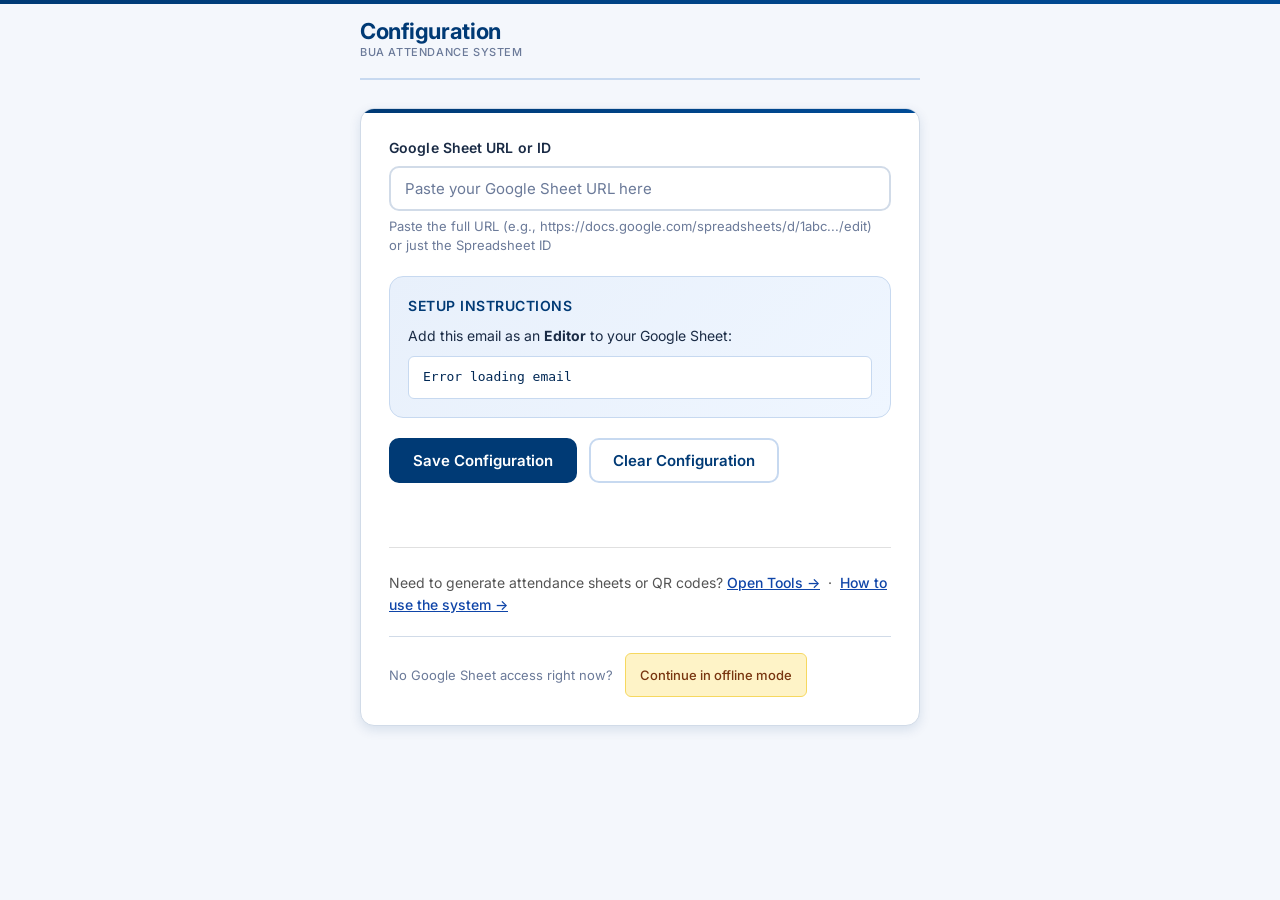
<file: frontend/index.html>
<!DOCTYPE html>
<html lang="en">
<head>
    <meta charset="UTF-8">
    <meta name="viewport" content="width=device-width, initial-scale=1.0">
    <title>BUA Attendance</title>
    <link rel="preconnect" href="https://fonts.googleapis.com">
    <link rel="preconnect" href="https://fonts.gstatic.com" crossorigin>
    <link href="https://fonts.googleapis.com/css2?family=Inter:wght@400;500;600;700&display=swap" rel="stylesheet">
    <link rel="stylesheet" href="styles.css">
</head>
<body>
    <div class="container">
        <header>
            <h1>
                BUA Attendance
                <span class="brand-sub">QR Scanning System</span>
            </h1>
        </header>
        <main id="app">
            <!-- Content will be dynamically loaded here -->
        </main>
    </div>
    <script src="app.js"></script>
</body>
</html>
</file>
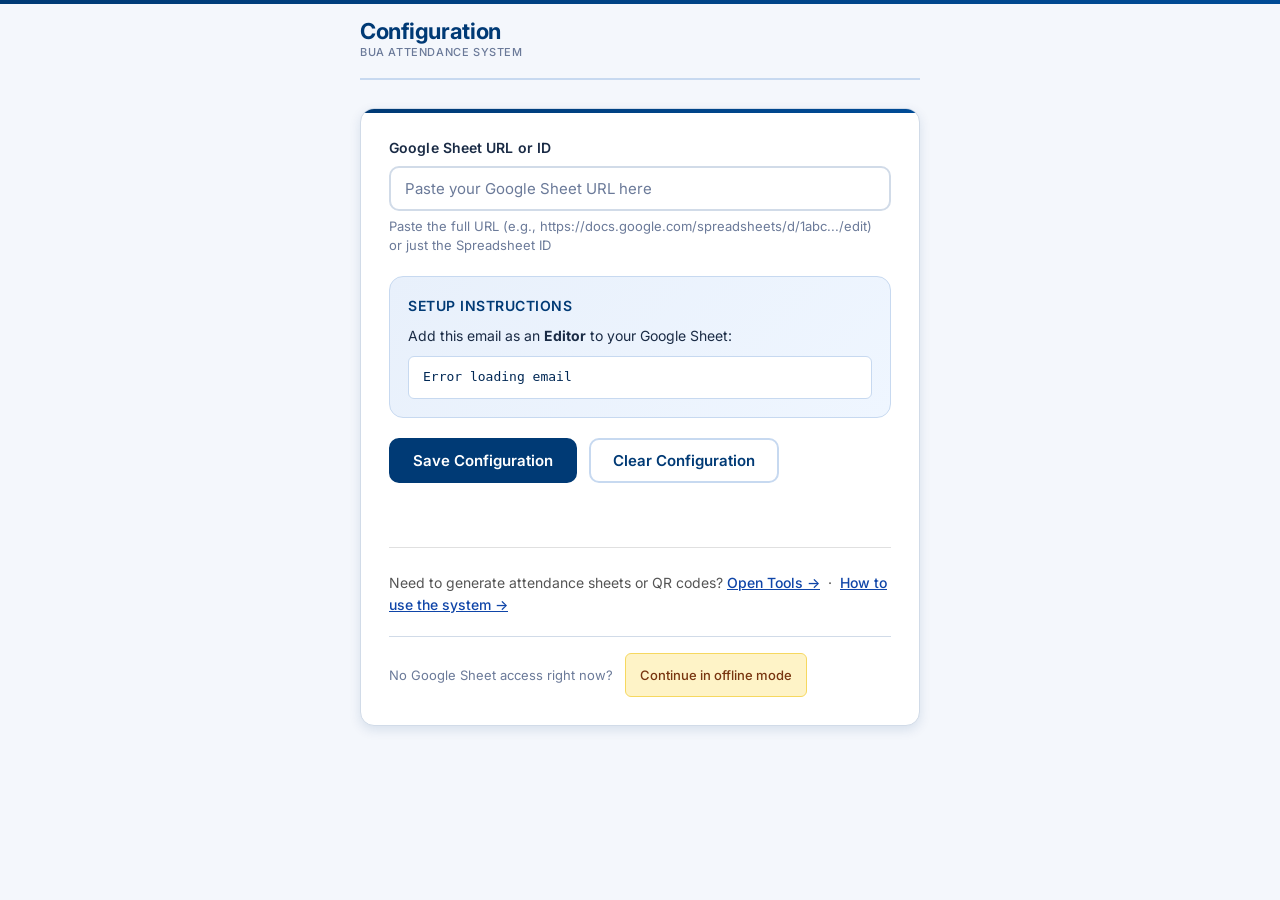
<file: frontend/config.html>
<!DOCTYPE html>
<html lang="en">

<head>
    <meta charset="UTF-8">
    <meta name="viewport" content="width=device-width, initial-scale=1.0">
    <title>Configuration — BUA Attendance</title>
    <link rel="preconnect" href="https://fonts.googleapis.com">
    <link rel="preconnect" href="https://fonts.gstatic.com" crossorigin>
    <link href="https://fonts.googleapis.com/css2?family=Inter:wght@400;500;600;700&display=swap" rel="stylesheet">
    <link rel="stylesheet" href="styles.css">
</head>

<body>
    <div class="container">
        <header>
            <h1>
                Configuration
                <span class="brand-sub">BUA Attendance System</span>
            </h1>
        </header>
        <main>
            <div class="config-form">
                <div class="form-group">
                    <label for="spreadsheet-id">Google Sheet URL or ID</label>
                    <input type="text" id="spreadsheet-id" placeholder="Paste your Google Sheet URL here" />
                    <p class="help-text">
                        Paste the full URL (e.g., https://docs.google.com/spreadsheets/d/1abc.../edit)<br>
                        or just the Spreadsheet ID
                    </p>
                </div>

                <div class="service-account-info">
                    <h3>Setup Instructions</h3>
                    <p>Add this email as an <strong>Editor</strong> to your Google Sheet:</p>
                    <code id="service-account-email">Loading...</code>
                </div>

                <div style="display:flex; gap:12px; flex-wrap:wrap;">
                    <button id="save-config" class="btn btn-primary">Save Configuration</button>
                    <button id="clear-config" class="btn btn-secondary">Clear Configuration</button>
                </div>

                <div id="validation-status"></div>

                <hr style="margin:1.5rem 0; border:none; border-top:1px solid #e0e0e0;" />
                <p style="font-size:0.875rem; color:#555;">
                  Need to generate attendance sheets or QR codes?
                  <a href="tools.html" style="color:#0F45A8; font-weight:500;">Open Tools →</a>
                  &nbsp;·&nbsp;
                  <a href="guide.html" style="color:#0F45A8; font-weight:500;">How to use the system →</a>
                </p>

                <div class="offline-skip-row">
                    <span>No Google Sheet access right now?</span>
                    <button id="skip-config" class="btn btn-skip">Continue in offline mode</button>
                </div>
            </div>
        </main>
    </div>

    <!-- Toast Container -->
    <div id="toast-container"></div>

    <script src="app.js"></script>
</body>

</html>
</file>
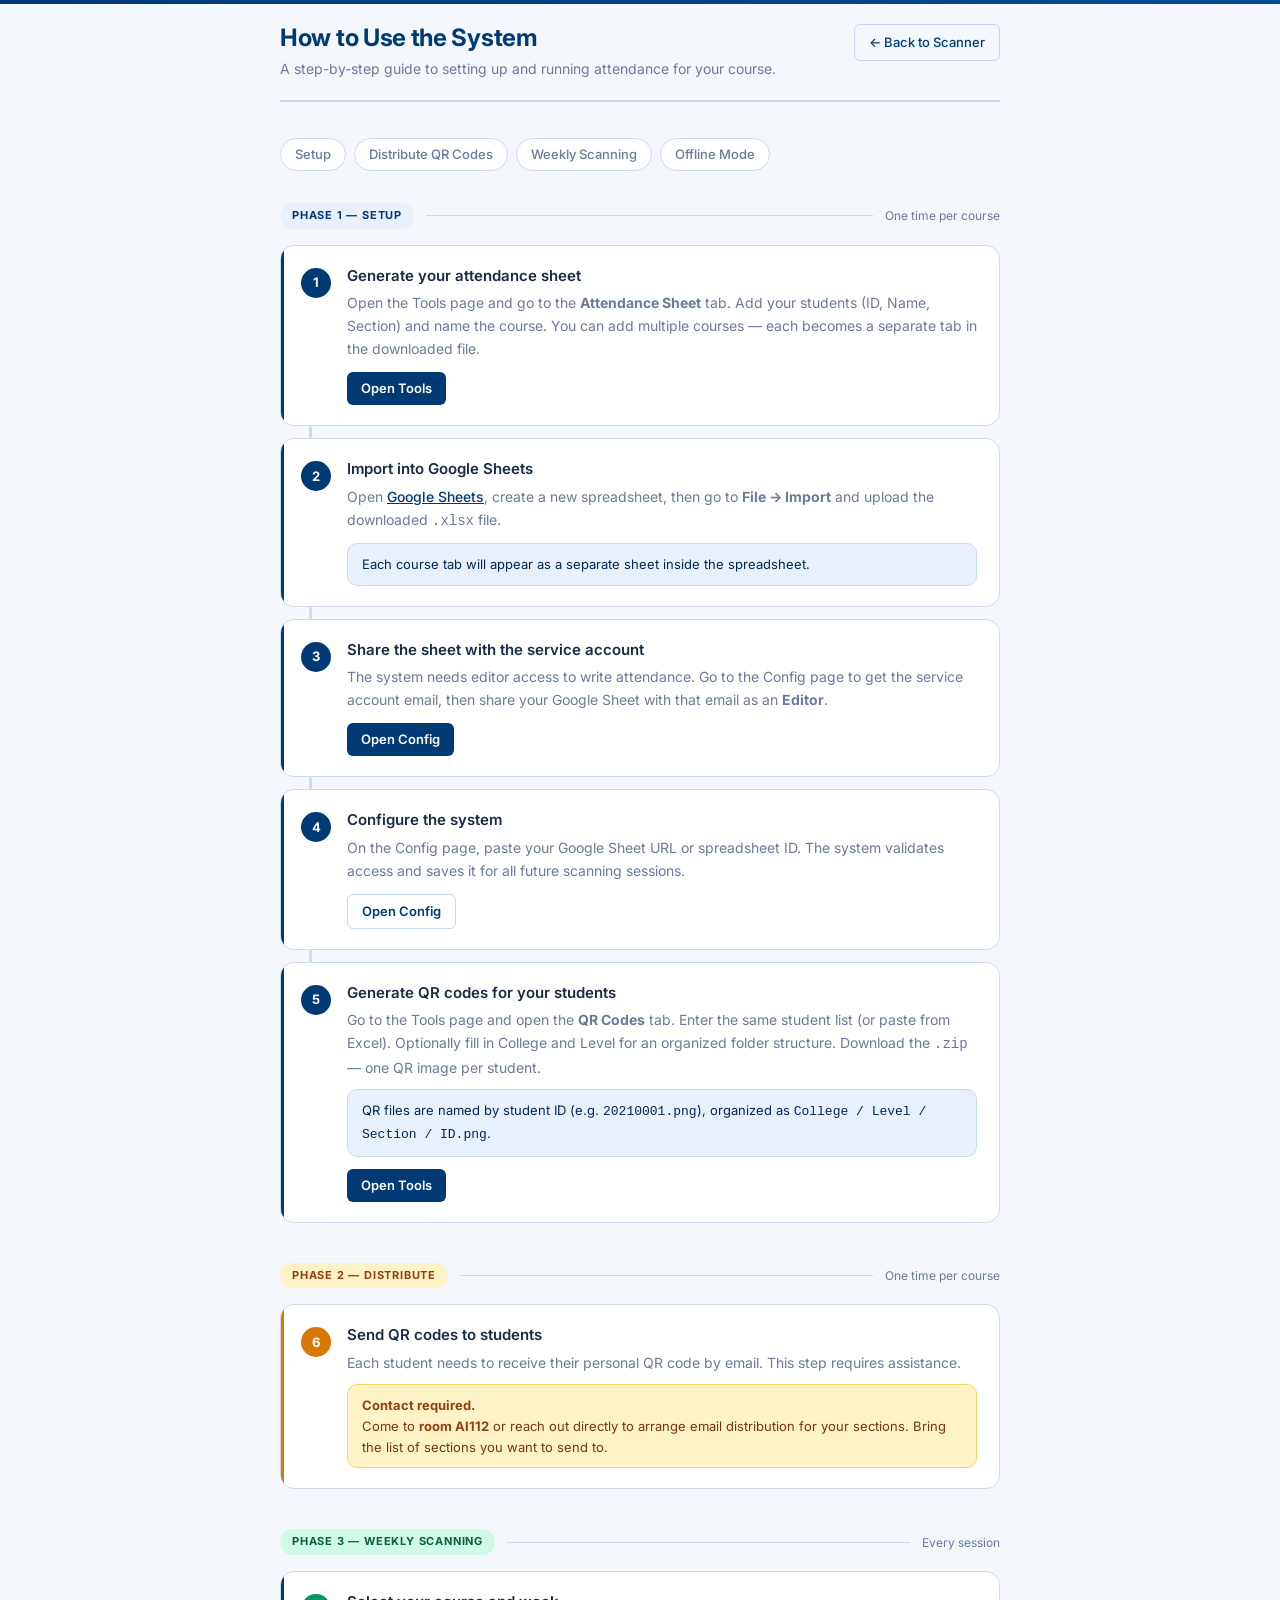
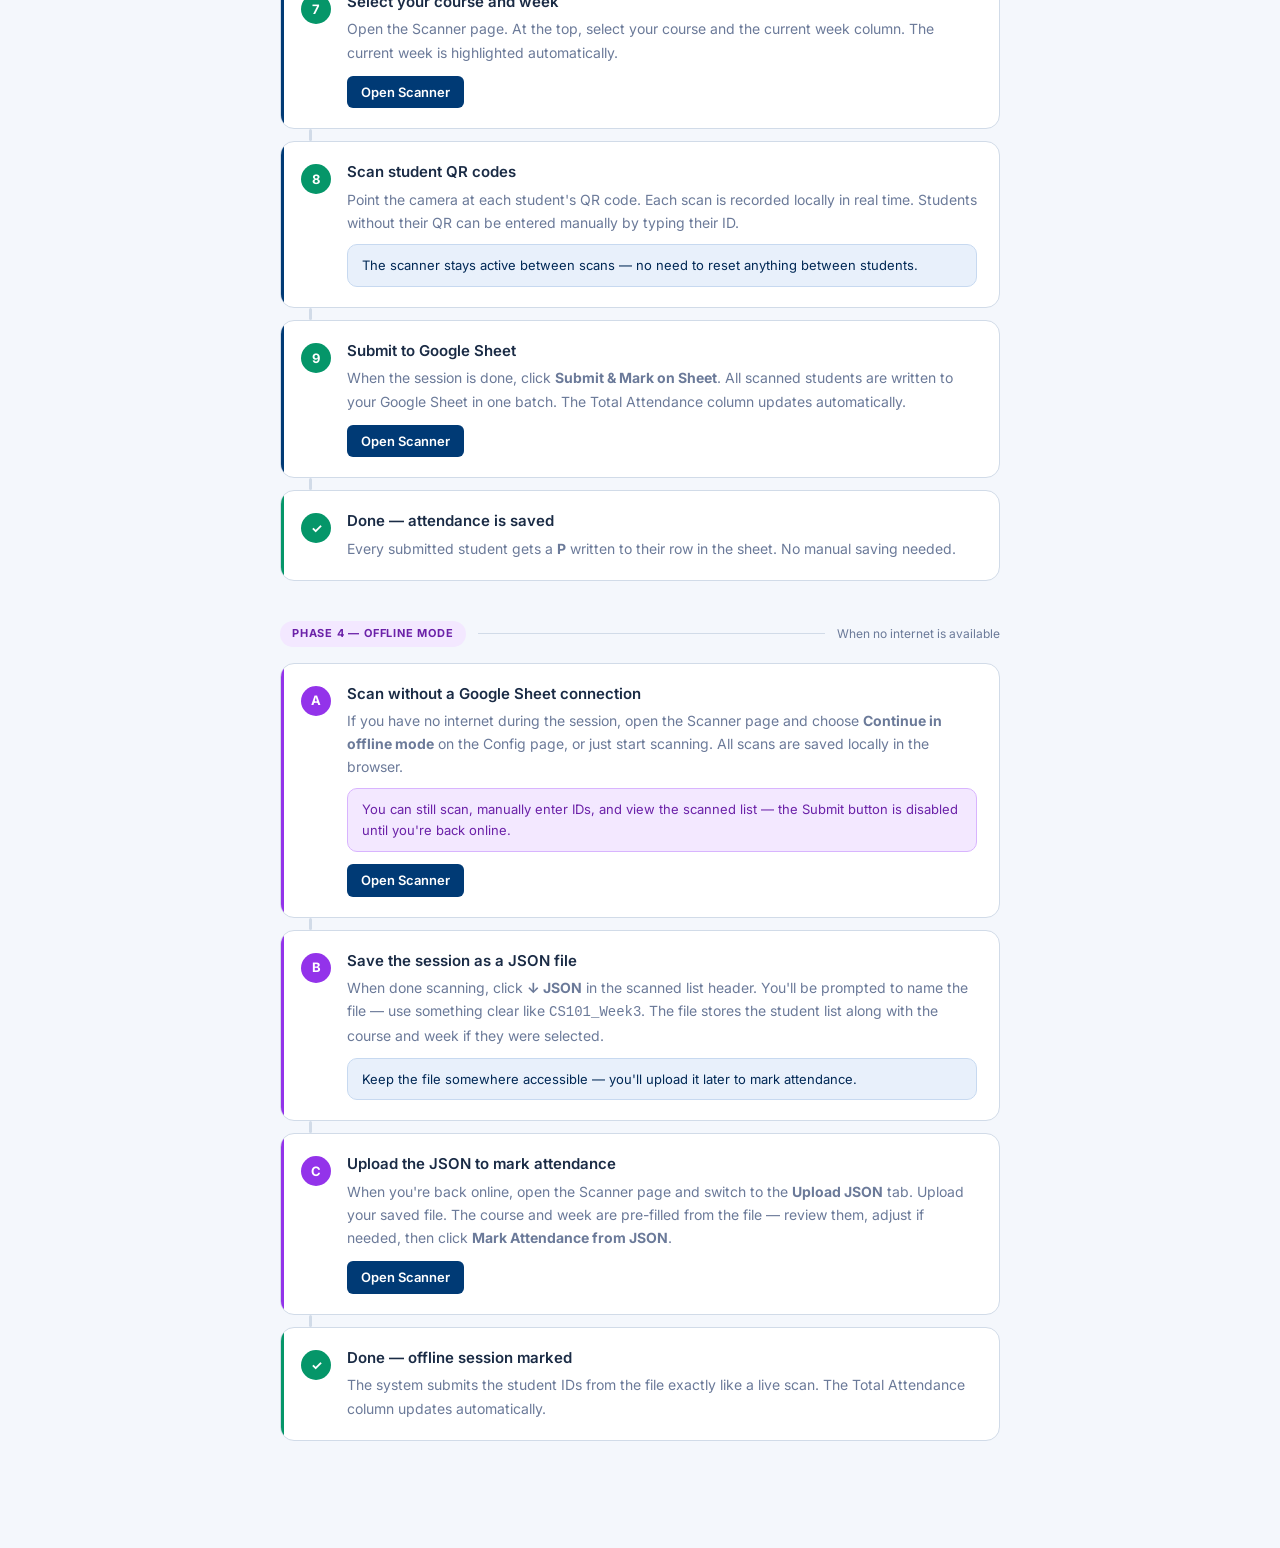
<file: frontend/guide.html>
<!DOCTYPE html>
<html lang="en">
<head>
  <meta charset="UTF-8" />
  <meta name="viewport" content="width=device-width, initial-scale=1.0" />
  <title>Guide — BUA Attendance</title>
  <link rel="preconnect" href="https://fonts.googleapis.com" />
  <link rel="preconnect" href="https://fonts.gstatic.com" crossorigin />
  <link href="https://fonts.googleapis.com/css2?family=Inter:wght@400;500;600;700&display=swap" rel="stylesheet" />
  <link rel="stylesheet" href="styles.css" />
  <style>
    /* ── Layout ── */
    .guide-wrap {
      max-width: 760px;
      margin: 0 auto;
      padding: 0 20px 72px;
    }

    /* ── Header ── */
    .guide-header {
      padding: 24px 0 20px;
      margin-bottom: 36px;
      border-bottom: 2px solid var(--primary-muted);
      display: flex;
      align-items: flex-start;
      justify-content: space-between;
      gap: 16px;
      flex-wrap: wrap;
    }

    .guide-header-text h1 {
      font-size: 24px;
      font-weight: 700;
      color: var(--primary);
      line-height: 1.2;
    }

    .guide-header-text p {
      font-size: 14px;
      color: var(--text-muted);
      margin-top: 5px;
    }

    .guide-back {
      display: inline-flex;
      align-items: center;
      gap: 5px;
      font-size: 13px;
      font-weight: 500;
      color: var(--primary);
      text-decoration: none;
      padding: 7px 14px;
      border: 1px solid var(--primary-muted);
      border-radius: var(--radius-sm);
      transition: var(--transition);
      white-space: nowrap;
    }

    .guide-back:hover {
      background: var(--primary-light);
    }

    /* ── Phase block ── */
    .phase-block {
      margin-bottom: 40px;
    }

    .phase-header {
      display: flex;
      align-items: center;
      gap: 12px;
      margin-bottom: 16px;
    }

    .phase-badge {
      display: inline-flex;
      align-items: center;
      padding: 4px 12px;
      border-radius: 20px;
      font-size: 11px;
      font-weight: 700;
      text-transform: uppercase;
      letter-spacing: 0.8px;
      white-space: nowrap;
    }

    .phase-badge.setup    { background: var(--primary-light);  color: var(--primary); }
    .phase-badge.dist     { background: #FEF3C7; color: #92400E; }
    .phase-badge.weekly   { background: #D1FAE5; color: #065F46; }
    .phase-badge.offline  { background: #F3E8FF; color: #6B21A8; }

    .phase-line {
      flex: 1;
      height: 1px;
      background: var(--border);
    }

    /* ── Step card ── */
    .step-card {
      background: var(--surface);
      border: 1px solid var(--border);
      border-radius: var(--radius-lg);
      padding: 20px 22px 20px 20px;
      display: flex;
      gap: 16px;
      align-items: flex-start;
      position: relative;
      overflow: hidden;
      transition: box-shadow 0.15s;
    }

    .step-card:hover {
      box-shadow: var(--shadow-md);
    }

    /* left accent bar */
    .step-card::before {
      content: '';
      position: absolute;
      top: 0; left: 0; bottom: 0;
      width: 3px;
      background: var(--primary);
      border-radius: var(--radius-lg) 0 0 var(--radius-lg);
    }

    .step-card.accent-warning::before { background: var(--warning); }
    .step-card.accent-success::before { background: var(--success); }
    .step-card.accent-purple::before  { background: #9333EA; }

    /* ── Step number badge ── */
    .step-num {
      flex-shrink: 0;
      width: 30px;
      height: 30px;
      border-radius: 50%;
      font-size: 13px;
      font-weight: 700;
      display: flex;
      align-items: center;
      justify-content: center;
      margin-top: 2px;
    }

    .step-num.num-primary { background: var(--primary);  color: #fff; }
    .step-num.num-warning { background: var(--warning);  color: #fff; }
    .step-num.num-success { background: var(--success);  color: #fff; }
    .step-num.num-purple  { background: #9333EA;          color: #fff; }

    /* ── Step body ── */
    .step-body { flex: 1; min-width: 0; }

    .step-body h3 {
      font-size: 15px;
      font-weight: 600;
      color: var(--text);
      margin-bottom: 6px;
      line-height: 1.3;
    }

    .step-body p {
      font-size: 14px;
      color: var(--text-muted);
      line-height: 1.65;
      margin: 0;
    }

    .step-body p + p { margin-top: 6px; }

    /* ── Connector ── */
    .step-connector {
      width: 3px;
      height: 12px;
      background: var(--border);
      margin: 0 0 0 29px;
      border-radius: 2px;
    }

    /* ── Inline boxes ── */
    .tip-box, .notice-box, .contact-box {
      margin-top: 10px;
      border-radius: var(--radius-md);
      padding: 10px 14px;
      font-size: 13px;
      line-height: 1.6;
    }

    .tip-box {
      background: var(--primary-light);
      border: 1px solid var(--primary-muted);
      color: var(--primary-dark);
    }

    .notice-box {
      background: #F3E8FF;
      border: 1px solid #D8B4FE;
      color: #6B21A8;
    }

    .contact-box {
      background: var(--warning-bg);
      border: 1px solid #F6D860;
      color: var(--warning-text);
    }

    .contact-box strong { color: #92400E; }

    /* ── Action link ── */
    .step-actions {
      display: flex;
      flex-wrap: wrap;
      gap: 8px;
      margin-top: 12px;
    }

    .step-link {
      display: inline-flex;
      align-items: center;
      gap: 5px;
      padding: 6px 14px;
      border-radius: var(--radius-sm);
      font-size: 13px;
      font-weight: 600;
      text-decoration: none;
      transition: var(--transition);
    }

    .step-link.primary {
      background: var(--primary);
      color: #fff;
    }
    .step-link.primary:hover { background: var(--primary-dark); }

    .step-link.ghost {
      background: transparent;
      color: var(--primary);
      border: 1px solid var(--primary-muted);
    }
    .step-link.ghost:hover { background: var(--primary-light); }

    /* ── Quick-nav pills at top ── */
    .phase-nav {
      display: flex;
      flex-wrap: wrap;
      gap: 8px;
      margin-bottom: 32px;
    }

    .phase-nav a {
      font-size: 13px;
      font-weight: 500;
      padding: 5px 14px;
      border-radius: 20px;
      text-decoration: none;
      border: 1px solid var(--border);
      color: var(--text-muted);
      background: var(--surface);
      transition: var(--transition);
    }

    .phase-nav a:hover {
      border-color: var(--primary-muted);
      color: var(--primary);
      background: var(--primary-light);
    }

    @media (max-width: 600px) {
      .guide-header { flex-direction: column; }
      .step-card { padding: 16px 16px 16px 14px; gap: 12px; }
      .step-num  { width: 26px; height: 26px; font-size: 12px; }
      .step-connector { margin-left: 25px; }
    }
  </style>
</head>
<body>
<div class="guide-wrap">

  <!-- ── Header ── -->
  <header class="guide-header">
    <div class="guide-header-text">
      <h1>How to Use the System</h1>
      <p>A step-by-step guide to setting up and running attendance for your course.</p>
    </div>
    <a href="scanner.html" class="guide-back">← Back to Scanner</a>
  </header>

  <!-- ── Quick nav ── -->
  <nav class="phase-nav" aria-label="Jump to phase">
    <a href="#phase-setup">Setup</a>
    <a href="#phase-distribute">Distribute QR Codes</a>
    <a href="#phase-weekly">Weekly Scanning</a>
    <a href="#phase-offline">Offline Mode</a>
  </nav>

  <!-- ══════════════════════════════════════════════════════
       PHASE 1 — SETUP
  ══════════════════════════════════════════════════════ -->
  <section class="phase-block" id="phase-setup">
    <div class="phase-header">
      <span class="phase-badge setup">Phase 1 — Setup</span>
      <div class="phase-line"></div>
      <span style="font-size:12px;color:var(--text-muted);white-space:nowrap">One time per course</span>
    </div>

    <div class="step-card">
      <div class="step-num num-primary">1</div>
      <div class="step-body">
        <h3>Generate your attendance sheet</h3>
        <p>Open the Tools page and go to the <strong>Attendance Sheet</strong> tab. Add your students (ID, Name, Section) and name the course. You can add multiple courses — each becomes a separate tab in the downloaded file.</p>
        <div class="step-actions">
          <a href="tools.html" class="step-link primary">Open Tools</a>
        </div>
      </div>
    </div>

    <div class="step-connector"></div>

    <div class="step-card">
      <div class="step-num num-primary">2</div>
      <div class="step-body">
        <h3>Import into Google Sheets</h3>
        <p>Open <a href="https://sheets.google.com" target="_blank" style="color:var(--primary);font-weight:500">Google Sheets</a>, create a new spreadsheet, then go to <strong>File → Import</strong> and upload the downloaded <code>.xlsx</code> file.</p>
        <div class="tip-box">Each course tab will appear as a separate sheet inside the spreadsheet.</div>
      </div>
    </div>

    <div class="step-connector"></div>

    <div class="step-card">
      <div class="step-num num-primary">3</div>
      <div class="step-body">
        <h3>Share the sheet with the service account</h3>
        <p>The system needs editor access to write attendance. Go to the Config page to get the service account email, then share your Google Sheet with that email as an <strong>Editor</strong>.</p>
        <div class="step-actions">
          <a href="config.html" class="step-link primary">Open Config</a>
        </div>
      </div>
    </div>

    <div class="step-connector"></div>

    <div class="step-card">
      <div class="step-num num-primary">4</div>
      <div class="step-body">
        <h3>Configure the system</h3>
        <p>On the Config page, paste your Google Sheet URL or spreadsheet ID. The system validates access and saves it for all future scanning sessions.</p>
        <div class="step-actions">
          <a href="config.html" class="step-link ghost">Open Config</a>
        </div>
      </div>
    </div>

    <div class="step-connector"></div>

    <div class="step-card">
      <div class="step-num num-primary">5</div>
      <div class="step-body">
        <h3>Generate QR codes for your students</h3>
        <p>Go to the Tools page and open the <strong>QR Codes</strong> tab. Enter the same student list (or paste from Excel). Optionally fill in College and Level for an organized folder structure. Download the <code>.zip</code> — one QR image per student.</p>
        <div class="tip-box">QR files are named by student ID (e.g. <code>20210001.png</code>), organized as <code>College / Level / Section / ID.png</code>.</div>
        <div class="step-actions">
          <a href="tools.html" class="step-link primary">Open Tools</a>
        </div>
      </div>
    </div>
  </section>

  <!-- ══════════════════════════════════════════════════════
       PHASE 2 — DISTRIBUTE
  ══════════════════════════════════════════════════════ -->
  <section class="phase-block" id="phase-distribute">
    <div class="phase-header">
      <span class="phase-badge dist">Phase 2 — Distribute</span>
      <div class="phase-line"></div>
      <span style="font-size:12px;color:var(--text-muted);white-space:nowrap">One time per course</span>
    </div>

    <div class="step-card accent-warning">
      <div class="step-num num-warning">6</div>
      <div class="step-body">
        <h3>Send QR codes to students</h3>
        <p>Each student needs to receive their personal QR code by email. This step requires assistance.</p>
        <div class="contact-box">
          <strong>Contact required.</strong><br />
          Come to <strong>room AI112</strong> or reach out directly to arrange email distribution for your sections. Bring the list of sections you want to send to.
        </div>
      </div>
    </div>
  </section>

  <!-- ══════════════════════════════════════════════════════
       PHASE 3 — WEEKLY SCANNING
  ══════════════════════════════════════════════════════ -->
  <section class="phase-block" id="phase-weekly">
    <div class="phase-header">
      <span class="phase-badge weekly">Phase 3 — Weekly Scanning</span>
      <div class="phase-line"></div>
      <span style="font-size:12px;color:var(--text-muted);white-space:nowrap">Every session</span>
    </div>

    <div class="step-card">
      <div class="step-num num-success">7</div>
      <div class="step-body">
        <h3>Select your course and week</h3>
        <p>Open the Scanner page. At the top, select your course and the current week column. The current week is highlighted automatically.</p>
        <div class="step-actions">
          <a href="scanner.html" class="step-link primary">Open Scanner</a>
        </div>
      </div>
    </div>

    <div class="step-connector"></div>

    <div class="step-card">
      <div class="step-num num-success">8</div>
      <div class="step-body">
        <h3>Scan student QR codes</h3>
        <p>Point the camera at each student's QR code. Each scan is recorded locally in real time. Students without their QR can be entered manually by typing their ID.</p>
        <div class="tip-box">The scanner stays active between scans — no need to reset anything between students.</div>
      </div>
    </div>

    <div class="step-connector"></div>

    <div class="step-card">
      <div class="step-num num-success">9</div>
      <div class="step-body">
        <h3>Submit to Google Sheet</h3>
        <p>When the session is done, click <strong>Submit &amp; Mark on Sheet</strong>. All scanned students are written to your Google Sheet in one batch. The Total Attendance column updates automatically.</p>
        <div class="step-actions">
          <a href="scanner.html" class="step-link primary">Open Scanner</a>
        </div>
      </div>
    </div>

    <div class="step-connector"></div>

    <div class="step-card accent-success">
      <div class="step-num num-success">✓</div>
      <div class="step-body">
        <h3>Done — attendance is saved</h3>
        <p>Every submitted student gets a <strong>P</strong> written to their row in the sheet. No manual saving needed.</p>
      </div>
    </div>
  </section>

  <!-- ══════════════════════════════════════════════════════
       PHASE 4 — OFFLINE
  ══════════════════════════════════════════════════════ -->
  <section class="phase-block" id="phase-offline">
    <div class="phase-header">
      <span class="phase-badge offline">Phase 4 — Offline Mode</span>
      <div class="phase-line"></div>
      <span style="font-size:12px;color:var(--text-muted);white-space:nowrap">When no internet is available</span>
    </div>

    <div class="step-card accent-purple">
      <div class="step-num num-purple">A</div>
      <div class="step-body">
        <h3>Scan without a Google Sheet connection</h3>
        <p>If you have no internet during the session, open the Scanner page and choose <strong>Continue in offline mode</strong> on the Config page, or just start scanning. All scans are saved locally in the browser.</p>
        <div class="notice-box">You can still scan, manually enter IDs, and view the scanned list — the Submit button is disabled until you're back online.</div>
        <div class="step-actions">
          <a href="scanner.html" class="step-link primary">Open Scanner</a>
        </div>
      </div>
    </div>

    <div class="step-connector"></div>

    <div class="step-card accent-purple">
      <div class="step-num num-purple">B</div>
      <div class="step-body">
        <h3>Save the session as a JSON file</h3>
        <p>When done scanning, click <strong>↓ JSON</strong> in the scanned list header. You'll be prompted to name the file — use something clear like <code>CS101_Week3</code>. The file stores the student list along with the course and week if they were selected.</p>
        <div class="tip-box">Keep the file somewhere accessible — you'll upload it later to mark attendance.</div>
      </div>
    </div>

    <div class="step-connector"></div>

    <div class="step-card accent-purple">
      <div class="step-num num-purple">C</div>
      <div class="step-body">
        <h3>Upload the JSON to mark attendance</h3>
        <p>When you're back online, open the Scanner page and switch to the <strong>Upload JSON</strong> tab. Upload your saved file. The course and week are pre-filled from the file — review them, adjust if needed, then click <strong>Mark Attendance from JSON</strong>.</p>
        <div class="step-actions">
          <a href="scanner.html" class="step-link primary">Open Scanner</a>
        </div>
      </div>
    </div>

    <div class="step-connector"></div>

    <div class="step-card accent-success">
      <div class="step-num num-success">✓</div>
      <div class="step-body">
        <h3>Done — offline session marked</h3>
        <p>The system submits the student IDs from the file exactly like a live scan. The Total Attendance column updates automatically.</p>
      </div>
    </div>
  </section>

</div>
</body>
</html>
</file>
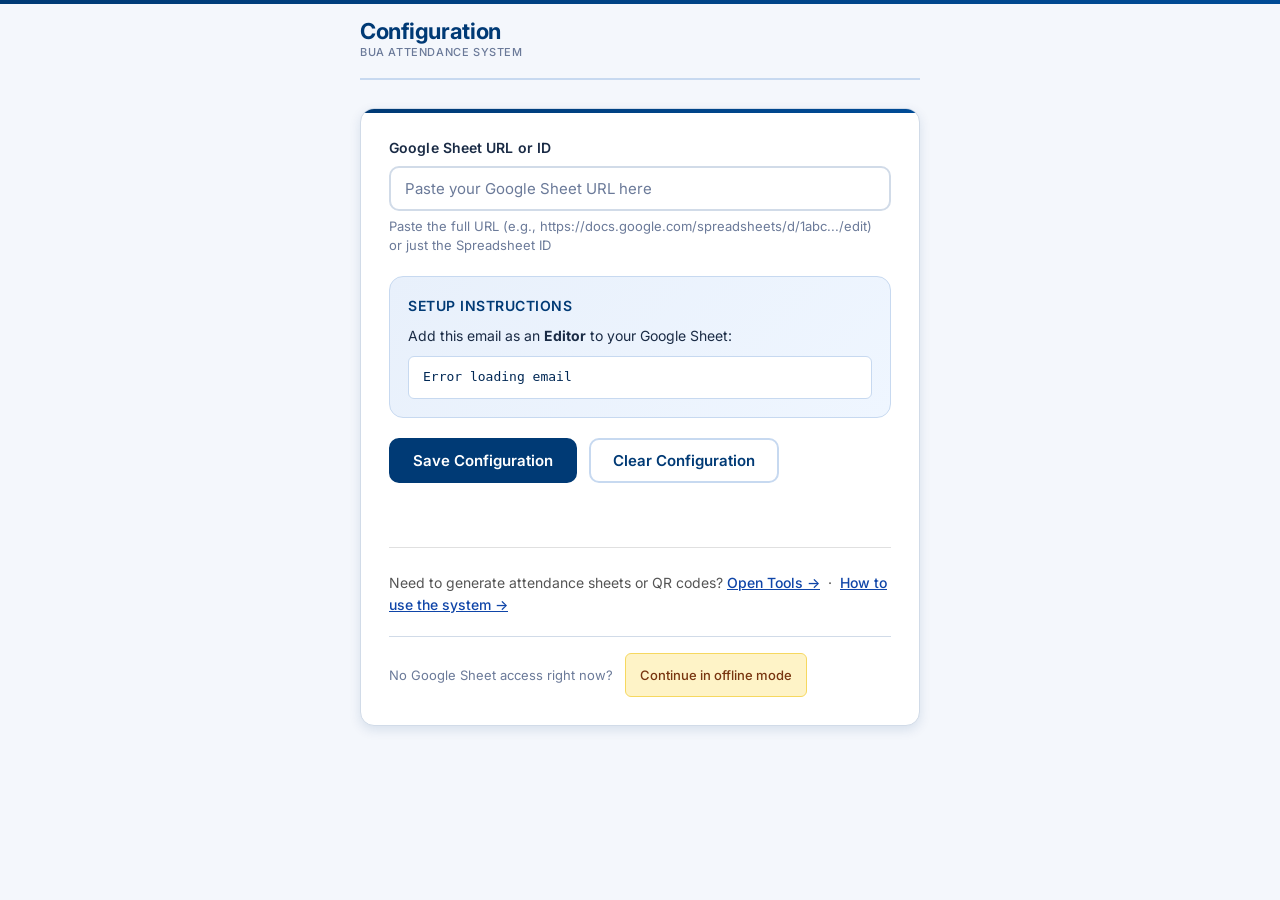
<file: frontend/test.html>
<!DOCTYPE html>
<html lang="en">
<head>
    <meta charset="UTF-8">
    <meta name="viewport" content="width=device-width, initial-scale=1.0">
    <title>Integration Test - QR Attendance</title>
    <link rel="stylesheet" href="styles.css">
    <style>
        .test-section {
            margin: 20px 0;
            padding: 20px;
            border: 1px solid #ddd;
            border-radius: 8px;
        }
        .test-result {
            margin: 10px 0;
            padding: 10px;
            border-radius: 4px;
        }
        .test-result.success {
            background-color: #d4edda;
            color: #155724;
        }
        .test-result.error {
            background-color: #f8d7da;
            color: #721c24;
        }
        .test-result.pending {
            background-color: #fff3cd;
            color: #856404;
        }
        button {
            margin: 5px;
            padding: 10px 20px;
            cursor: pointer;
        }
        pre {
            background-color: #f5f5f5;
            padding: 10px;
            border-radius: 4px;
            overflow-x: auto;
        }
    </style>
</head>
<body>
    <div class="container">
        <header>
            <h1>Integration Test Page</h1>
            <p>Test backend API endpoints and frontend integration</p>
        </header>
        
        <main>
            <div class="test-section">
                <h2>Backend Connection</h2>
                <button onclick="testHealth()">Test Health Endpoint</button>
                <button onclick="testServiceEmail()">Test Service Account Email</button>
                <div id="backend-results"></div>
            </div>
            
            <div class="test-section">
                <h2>Spreadsheet Operations</h2>
                <input type="text" id="test-spreadsheet-id" placeholder="Enter Spreadsheet ID" style="width: 400px;">
                <br>
                <button onclick="testValidateSpreadsheet()">Test Validate Spreadsheet</button>
                <button onclick="testGetSheets()">Test Get Sheets</button>
                <div id="spreadsheet-results"></div>
            </div>
            
            <div class="test-section">
                <h2>Sheet Operations</h2>
                <input type="text" id="test-sheet-name" placeholder="Enter Sheet Name (e.g., CS101)" style="width: 300px;">
                <br>
                <button onclick="testGetColumns()">Test Get Columns</button>
                <div id="sheet-results"></div>
            </div>
            
            <div class="test-section">
                <h2>Attendance Recording</h2>
                <input type="text" id="test-student-id" placeholder="Enter Student ID" style="width: 200px;">
                <input type="text" id="test-column-name" placeholder="Column Name (e.g., Week 1)" style="width: 200px;">
                <br>
                <button onclick="testRecordAttendance()">Test Record Attendance</button>
                <div id="attendance-results"></div>
            </div>
            
            <div class="test-section">
                <h2>LocalStorage Test</h2>
                <button onclick="testLocalStorage()">Test LocalStorage</button>
                <button onclick="clearLocalStorage()">Clear LocalStorage</button>
                <div id="storage-results"></div>
            </div>
            
            <div class="test-section">
                <h2>Navigation Test</h2>
                <button onclick="window.location.href='config.html'">Go to Config</button>
                <button onclick="window.location.href='session.html'">Go to Session</button>
                <button onclick="window.location.href='scanner.html'">Go to Scanner</button>
            </div>
        </main>
    </div>
    
    <script src="app.js"></script>
    <script>
        function showResult(containerId, message, type) {
            const container = document.getElementById(containerId);
            const resultDiv = document.createElement('div');
            resultDiv.className = `test-result ${type}`;
            resultDiv.innerHTML = message;
            container.appendChild(resultDiv);
        }
        
        function clearResults(containerId) {
            document.getElementById(containerId).innerHTML = '';
        }
        
        async function testHealth() {
            clearResults('backend-results');
            showResult('backend-results', 'Testing health endpoint...', 'pending');
            
            try {
                const response = await fetch('http://localhost:8000/health');
                const data = await response.json();
                showResult('backend-results', 
                    `✓ Health check passed<br><pre>${JSON.stringify(data, null, 2)}</pre>`, 
                    'success');
            } catch (error) {
                showResult('backend-results', 
                    `✗ Health check failed: ${error.message}`, 
                    'error');
            }
        }
        
        async function testServiceEmail() {
            clearResults('backend-results');
            showResult('backend-results', 'Testing service account email endpoint...', 'pending');
            
            try {
                const email = await fetchServiceAccountEmail();
                showResult('backend-results', 
                    `✓ Service account email: ${email}`, 
                    'success');
            } catch (error) {
                showResult('backend-results', 
                    `✗ Failed to get service account email: ${error.message}`, 
                    'error');
            }
        }
        
        async function testValidateSpreadsheet() {
            clearResults('spreadsheet-results');
            const spreadsheetId = document.getElementById('test-spreadsheet-id').value;
            
            if (!spreadsheetId) {
                showResult('spreadsheet-results', '✗ Please enter a Spreadsheet ID', 'error');
                return;
            }
            
            showResult('spreadsheet-results', 'Validating spreadsheet...', 'pending');
            
            try {
                const result = await validateSpreadsheet(spreadsheetId);
                showResult('spreadsheet-results', 
                    `${result.valid ? '✓' : '✗'} ${result.message}<br><pre>${JSON.stringify(result, null, 2)}</pre>`, 
                    result.valid ? 'success' : 'error');
            } catch (error) {
                showResult('spreadsheet-results', 
                    `✗ Validation failed: ${error.message}`, 
                    'error');
            }
        }
        
        async function testGetSheets() {
            clearResults('spreadsheet-results');
            const spreadsheetId = document.getElementById('test-spreadsheet-id').value;
            
            if (!spreadsheetId) {
                showResult('spreadsheet-results', '✗ Please enter a Spreadsheet ID', 'error');
                return;
            }
            
            showResult('spreadsheet-results', 'Fetching sheets...', 'pending');
            
            try {
                const sheets = await fetchSheets(spreadsheetId);
                showResult('spreadsheet-results', 
                    `✓ Found ${sheets.length} sheets<br><pre>${JSON.stringify(sheets, null, 2)}</pre>`, 
                    'success');
            } catch (error) {
                showResult('spreadsheet-results', 
                    `✗ Failed to fetch sheets: ${error.message}`, 
                    'error');
            }
        }
        
        async function testGetColumns() {
            clearResults('sheet-results');
            const spreadsheetId = document.getElementById('test-spreadsheet-id').value;
            const sheetName = document.getElementById('test-sheet-name').value;
            
            if (!spreadsheetId || !sheetName) {
                showResult('sheet-results', '✗ Please enter Spreadsheet ID and Sheet Name', 'error');
                return;
            }
            
            showResult('sheet-results', 'Fetching columns...', 'pending');
            
            try {
                const columns = await fetchColumns(spreadsheetId, sheetName);
                showResult('sheet-results', 
                    `✓ Found ${columns.length} attendance columns<br><pre>${JSON.stringify(columns, null, 2)}</pre>`, 
                    'success');
            } catch (error) {
                showResult('sheet-results', 
                    `✗ Failed to fetch columns: ${error.message}`, 
                    'error');
            }
        }
        
        async function testRecordAttendance() {
            clearResults('attendance-results');
            const spreadsheetId = document.getElementById('test-spreadsheet-id').value;
            const sheetName = document.getElementById('test-sheet-name').value;
            const studentId = document.getElementById('test-student-id').value;
            const columnName = document.getElementById('test-column-name').value;
            
            if (!spreadsheetId || !sheetName || !studentId || !columnName) {
                showResult('attendance-results', '✗ Please fill in all fields', 'error');
                return;
            }
            
            showResult('attendance-results', 'Recording attendance...', 'pending');
            
            // Set session context temporarily
            sessionContext.spreadsheetId = spreadsheetId;
            sessionContext.sheetName = sheetName;
            sessionContext.columnName = columnName;
            
            try {
                const response = await fetch(`${API_BASE_URL}/attendance`, {
                    method: 'POST',
                    headers: { 'Content-Type': 'application/json' },
                    body: JSON.stringify({
                        spreadsheet_id: spreadsheetId,
                        sheet_name: sheetName,
                        column_name: columnName,
                        student_id: studentId
                    })
                });
                
                const result = await response.json();
                showResult('attendance-results', 
                    `${result.status === 'success' ? '✓' : '✗'} ${result.message}<br><pre>${JSON.stringify(result, null, 2)}</pre>`, 
                    result.status === 'success' ? 'success' : 'error');
            } catch (error) {
                showResult('attendance-results', 
                    `✗ Failed to record attendance: ${error.message}`, 
                    'error');
            }
        }
        
        function testLocalStorage() {
            clearResults('storage-results');
            
            // Test save
            const testConfig = {
                spreadsheetId: '1test123',
                lastUpdated: new Date().toISOString()
            };
            
            localStorage.setItem('qr-attendance-config', JSON.stringify(testConfig));
            showResult('storage-results', '✓ Saved test config to localStorage', 'success');
            
            // Test retrieve
            const retrieved = getStoredConfig();
            if (retrieved && retrieved.spreadsheetId === testConfig.spreadsheetId) {
                showResult('storage-results', 
                    `✓ Retrieved config from localStorage<br><pre>${JSON.stringify(retrieved, null, 2)}</pre>`, 
                    'success');
            } else {
                showResult('storage-results', '✗ Failed to retrieve config', 'error');
            }
        }
        
        function clearLocalStorage() {
            clearResults('storage-results');
            clearConfig();
            showResult('storage-results', '✓ LocalStorage cleared', 'success');
        }
    </script>
</body>
</html>
</file>
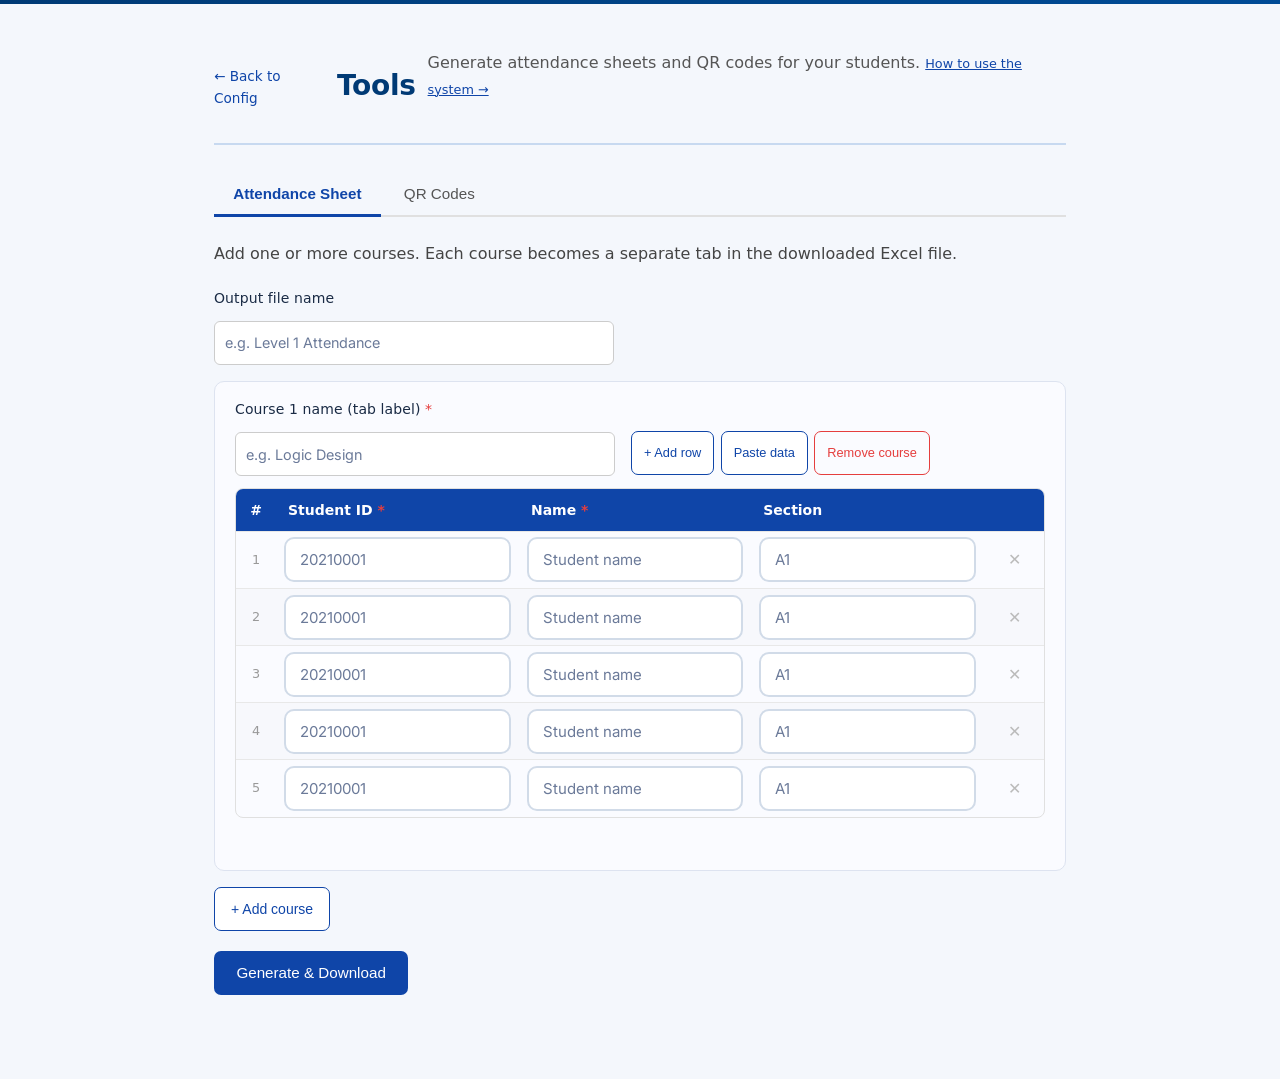
<file: frontend/tools.html>
<!DOCTYPE html>
<html lang="en">
<head>
  <meta charset="UTF-8" />
  <meta name="viewport" content="width=device-width, initial-scale=1.0" />
  <title>Tools — Attendance System</title>
  <link rel="stylesheet" href="styles.css" />
  <link rel="stylesheet" href="tools.css" />
</head>
<body>
  <div class="tools-container">
    <header class="tools-header">
      <a href="config.html" style="font-size:0.85rem; color:#0F45A8; text-decoration:none;">← Back to Config</a>
      <h1>Tools</h1>
      <p class="tools-subtitle">Generate attendance sheets and QR codes for your students. <a href="guide.html" style="color:#0F45A8; font-size:0.8rem;">How to use the system →</a></p>
    </header>

    <!-- Tab switcher -->
    <div class="tab-bar" role="tablist">
      <button class="tab-btn active" role="tab" aria-selected="true"  data-tab="attendance">Attendance Sheet</button>
      <button class="tab-btn"        role="tab" aria-selected="false" data-tab="qr">QR Codes</button>
    </div>

    <!-- ── ATTENDANCE TAB ── -->
    <section class="tab-panel active" id="tab-attendance" role="tabpanel">
      <div class="panel-intro">
        <p>Add one or more courses. Each course becomes a separate tab in the downloaded Excel file.</p>
      </div>

      <div class="field-row">
        <label for="att-output-name">Output file name</label>
        <input id="att-output-name" type="text" placeholder="e.g. Level 1 Attendance" maxlength="80" />
      </div>

      <!-- Course list — courses injected here by JS -->
      <div id="att-courses"></div>

      <div class="course-add-bar">
        <button class="btn-secondary" id="att-add-course">+ Add course</button>
      </div>

      <div class="action-row" style="margin-top:1.25rem;">
        <button class="btn-primary" id="att-generate-btn">Generate &amp; Download</button>
        <span class="status-msg" id="att-status"></span>
      </div>

      <div class="info-box" id="att-info-box" hidden>
        <strong>Next steps after downloading:</strong>
        <ol>
          <li>Open the file in Excel or import it into Google Sheets.</li>
          <li>In Google Sheets, share the sheet with the service account email (found on the Config page) as an <em>Editor</em>.</li>
          <li>Use the scanner to record attendance — the Total Attendance column updates automatically.</li>
        </ol>
      </div>
    </section>

    <!-- ── QR TAB ── -->
    <section class="tab-panel" id="tab-qr" role="tabpanel" hidden>
      <div class="panel-intro">
        <p>Enter your students below to generate a QR code for each one. Download as a zip archive.</p>
      </div>

      <div class="optional-fields">
        <div class="field-row">
          <label for="qr-college">College / School <span class="optional-label">(optional — e.g. AI, AS)</span></label>
          <input id="qr-college" type="text" placeholder="e.g. AI" maxlength="80" />
        </div>
        <div class="field-row">
          <label for="qr-level">Level <span class="optional-label">(optional — e.g. Level 2)</span></label>
          <input id="qr-level" type="text" placeholder="e.g. Level 2" maxlength="80" />
        </div>
      </div>

      <div class="table-toolbar">
        <button class="btn-secondary" id="qr-add-row">+ Add row</button>
        <button class="btn-secondary" id="qr-paste-btn" title="Paste tab-separated data (ID, Name, Section)">Paste data</button>
        <button class="btn-danger-sm" id="qr-clear-btn">Clear all</button>
      </div>

      <div class="table-wrapper">
        <table id="qr-table" aria-label="Student list for QR generation">
          <thead>
            <tr>
              <th>#</th>
              <th>Student ID <span class="required">*</span></th>
              <th>Name <span class="required">*</span></th>
              <th>Section <span class="optional-label">(folder)</span></th>
              <th></th>
            </tr>
          </thead>
          <tbody id="qr-tbody"></tbody>
        </table>
      </div>
      <div class="pagination-bar" id="qr-pagination"></div>

      <div class="action-row">
        <button class="btn-primary" id="qr-generate-btn">Generate &amp; Download</button>
        <span class="status-msg" id="qr-status"></span>
      </div>
    </section>

  </div>

  <!-- Paste modal -->
  <div class="modal-overlay" id="paste-modal" hidden role="dialog" aria-modal="true" aria-labelledby="paste-modal-title">
    <div class="modal">
      <h2 id="paste-modal-title">Paste student data</h2>
      <p class="modal-hint">Paste tab-separated or comma-separated rows.<br/>
        Expected columns: <code>ID, Name, Section</code> (Section is optional).<br/>
        You can copy directly from Excel or Google Sheets.
      </p>
      <textarea id="paste-area" rows="10" placeholder="20210001&#9;Ahmed Mohamed&#9;A1&#10;20210002&#9;Sara Ali&#9;A2"></textarea>
      <div class="modal-actions">
        <button class="btn-primary" id="paste-confirm">Import</button>
        <button class="btn-secondary" id="paste-cancel">Cancel</button>
      </div>
    </div>
  </div>

  <script src="tools.js"></script>
</body>
</html>
</file>
<file: frontend/styles.css>
/* ============================================================
   BUA Attendance — Design System
   Primary: #003A75 (Navy)  |  Surface: #FFFFFF  |  BG: #F4F7FC
   Font: Inter (Google Fonts)
   ============================================================ */

@import url('https://fonts.googleapis.com/css2?family=Inter:wght@400;500;600;700&display=swap');

/* ── Reset & Base ─────────────────────────────────────────── */
*, *::before, *::after {
    margin: 0;
    padding: 0;
    box-sizing: border-box;
}

:root {
    --primary:        #003A75;
    --primary-dark:   #002855;
    --primary-hover:  #004B96;
    --primary-light:  #E8F0FB;
    --primary-muted:  #C7D9F0;
    --white:          #FFFFFF;
    --bg:             #F4F7FC;
    --surface:        #FFFFFF;
    --text:           #1A2B45;
    --text-muted:     #6B7A99;
    --border:         #D1DBE8;
    --border-focus:   #003A75;
    --success:        #059669;
    --success-bg:     #D1FAE5;
    --success-text:   #064E3B;
    --error:          #DC2626;
    --error-bg:       #FEE2E2;
    --error-text:     #7F1D1D;
    --warning:        #D97706;
    --warning-bg:     #FEF3C7;
    --warning-text:   #78350F;
    --shadow-sm:      0 1px 3px rgba(0, 58, 117, 0.08);
    --shadow-md:      0 4px 12px rgba(0, 58, 117, 0.12);
    --shadow-lg:      0 8px 24px rgba(0, 58, 117, 0.16);
    --radius-sm:      6px;
    --radius-md:      10px;
    --radius-lg:      14px;
    --transition:     all 0.2s ease;
}

html {
    font-size: 16px;
    -webkit-text-size-adjust: 100%;
}

body {
    font-family: 'Inter', -apple-system, BlinkMacSystemFont, 'Segoe UI', sans-serif;
    font-size: 16px;
    line-height: 1.6;
    background-color: var(--bg);
    color: var(--text);
    min-height: 100vh;
}

/* ── Layout Container ─────────────────────────────────────── */
.container {
    max-width: 620px;
    margin: 0 auto;
    padding: 0 20px 40px;
    min-height: 100vh;
}

/* ── Header ───────────────────────────────────────────────── */
header {
    display: flex;
    justify-content: space-between;
    align-items: center;
    padding: 18px 0 18px;
    margin-bottom: 28px;
    border-bottom: 2px solid var(--primary-muted);
    position: relative;
    z-index: 10;
    gap: 12px;
}

.header-actions {
    display: flex;
    gap: 8px;
    flex-shrink: 0;
}

header::before {
    content: '';
    position: fixed;
    top: 0;
    left: 0;
    right: 0;
    height: 4px;
    background: linear-gradient(90deg, var(--primary) 0%, var(--primary-hover) 100%);
    z-index: 100;
}

header .btn {
    position: relative;
    z-index: 11;
}

/* ── Typography ───────────────────────────────────────────── */
h1 {
    font-size: 22px;
    font-weight: 700;
    color: var(--primary);
    letter-spacing: -0.3px;
    line-height: 1.2;
}

h1 .brand-sub {
    display: block;
    font-size: 11px;
    font-weight: 500;
    color: var(--text-muted);
    letter-spacing: 0.6px;
    text-transform: uppercase;
    margin-top: 2px;
}

h3 {
    font-size: 15px;
    font-weight: 600;
    color: var(--text);
    margin-bottom: 10px;
}

/* ── Buttons ──────────────────────────────────────────────── */
.btn {
    display: inline-flex;
    align-items: center;
    justify-content: center;
    gap: 6px;
    padding: 11px 22px;
    font-family: 'Inter', sans-serif;
    font-size: 15px;
    font-weight: 600;
    border: 2px solid transparent;
    border-radius: var(--radius-md);
    cursor: pointer;
    transition: var(--transition);
    min-height: 44px;
    min-width: 44px;
    white-space: nowrap;
    text-decoration: none;
}

/* Primary — Navy filled */
.btn-primary {
    background-color: var(--primary);
    color: var(--white);
    border-color: var(--primary);
}

.btn-primary:hover:not(:disabled) {
    background-color: var(--primary-dark);
    border-color: var(--primary-dark);
    box-shadow: 0 4px 14px rgba(0, 58, 117, 0.35);
    transform: translateY(-1px);
}

.btn-primary:active:not(:disabled) {
    transform: translateY(0);
    box-shadow: none;
}

.btn-primary:disabled {
    background-color: var(--border);
    border-color: var(--border);
    color: var(--text-muted);
    cursor: not-allowed;
    box-shadow: none;
    transform: none;
}

/* Secondary — Ghost */
.btn-secondary {
    background-color: transparent;
    color: var(--primary);
    border-color: var(--primary-muted);
}

.btn-secondary:hover {
    background-color: var(--primary-light);
    border-color: var(--primary);
    color: var(--primary-dark);
}

/* Tools button — slate tint */
.btn-tools {
    background-color: #F1F5F9;
    color: #334155;
    border-color: #CBD5E1;
    text-decoration: none;
}

.btn-tools:hover {
    background-color: #E2E8F0;
    border-color: #94A3B8;
    color: #1E293B;
}

/* Guide button — teal accent */
.btn-guide {
    background-color: #F0FDF4;
    color: #166534;
    border-color: #86EFAC;
    text-decoration: none;
}

.btn-guide:hover {
    background-color: #DCFCE7;
    border-color: #4ADE80;
    color: #14532D;
}

/* Small button variant */
.btn-small {
    padding: 7px 14px;
    font-size: 13px;
    min-height: 34px;
    border-radius: var(--radius-sm);
}

/* Large button variant */
.btn-large {
    font-size: 17px;
    font-weight: 700;
    padding: 15px 28px;
    border-radius: var(--radius-lg);
}

.btn-primary.btn-large {
    background: linear-gradient(135deg, var(--primary-hover) 0%, var(--primary) 60%, var(--primary-dark) 100%);
    border-color: transparent;
    box-shadow: var(--shadow-md);
}

.btn-primary.btn-large:hover:not(:disabled) {
    background: linear-gradient(135deg, var(--primary) 0%, var(--primary-dark) 100%);
    box-shadow: var(--shadow-lg);
    transform: translateY(-2px);
}

/* ── Form Elements ────────────────────────────────────────── */
.form-group {
    margin-bottom: 20px;
}

label {
    display: block;
    margin-bottom: 7px;
    font-size: 14px;
    font-weight: 600;
    color: var(--text);
    letter-spacing: 0.1px;
}

input[type="text"],
select {
    width: 100%;
    padding: 11px 14px;
    font-family: 'Inter', sans-serif;
    font-size: 15px;
    color: var(--text);
    border: 2px solid var(--border);
    border-radius: var(--radius-md);
    background-color: var(--white);
    min-height: 44px;
    transition: var(--transition);
    appearance: none;
    -webkit-appearance: none;
}

select {
    background-image: url("data:image/svg+xml,%3Csvg xmlns='http://www.w3.org/2000/svg' width='16' height='16' fill='%23003A75' viewBox='0 0 16 16'%3E%3Cpath d='M7.247 11.14L2.451 5.658C1.885 5.013 2.345 4 3.204 4h9.592a1 1 0 0 1 .753 1.659l-4.796 5.48a1 1 0 0 1-1.506 0z'/%3E%3C/svg%3E");
    background-repeat: no-repeat;
    background-position: right 14px center;
    padding-right: 40px;
}

input[type="text"]:focus,
select:focus {
    outline: none;
    border-color: var(--border-focus);
    box-shadow: 0 0 0 3px rgba(0, 58, 117, 0.12);
}

input[type="text"]::placeholder {
    color: var(--text-muted);
    font-weight: 400;
}

/* Week selection option styling */
select option {
    padding: 8px;
}

/* Note: Some browsers don't support option styling well, 
   so we handle most styling via JavaScript */

select:disabled {
    background-color: var(--bg);
    color: var(--text-muted);
    cursor: not-allowed;
}

.help-text {
    font-size: 13px;
    color: var(--text-muted);
    margin-top: 6px;
    line-height: 1.5;
}

/* ── Card / Surface ───────────────────────────────────────── */
.card {
    background: var(--surface);
    border-radius: var(--radius-lg);
    padding: 22px;
    box-shadow: var(--shadow-sm);
    border: 1px solid var(--border);
    margin-bottom: 20px;
}

/* ── Service Account Info ─────────────────────────────────── */
.service-account-info {
    background: linear-gradient(135deg, var(--primary-light) 0%, #EFF6FF 100%);
    border: 1px solid var(--primary-muted);
    padding: 18px;
    border-radius: var(--radius-lg);
    margin-bottom: 20px;
}

.service-account-info h3 {
    color: var(--primary);
    font-size: 14px;
    text-transform: uppercase;
    letter-spacing: 0.5px;
    margin-bottom: 8px;
}

.service-account-info p {
    font-size: 14px;
    color: var(--text);
    margin-bottom: 8px;
}

.service-account-info code {
    display: block;
    background-color: var(--white);
    border: 1px solid var(--primary-muted);
    padding: 10px 14px;
    border-radius: var(--radius-sm);
    font-size: 13px;
    font-family: 'SF Mono', 'Fira Code', 'Consolas', monospace;
    word-break: break-all;
    color: var(--primary-dark);
    margin-top: 4px;
}

/* ── Session Info ─────────────────────────────────────────── */
.session-info {
    background: linear-gradient(135deg, var(--primary) 0%, var(--primary-hover) 100%);
    color: var(--white);
    padding: 14px 18px;
    border-radius: var(--radius-lg);
    margin-bottom: 20px;
    box-shadow: var(--shadow-md);
    display: flex;
    gap: 20px;
    flex-wrap: wrap;
}

.session-info p {
    font-size: 14px;
    margin: 0;
    opacity: 0.95;
}

.session-info p strong {
    opacity: 0.75;
    font-weight: 500;
    margin-right: 4px;
    text-transform: uppercase;
    font-size: 11px;
    letter-spacing: 0.5px;
}

.session-info p span {
    font-weight: 600;
    font-size: 15px;
}

/* ── Config / Session Form Wrappers ───────────────────────── */
.config-form,
.session-form {
    background: var(--surface);
    border-radius: var(--radius-lg);
    padding: 28px;
    box-shadow: var(--shadow-md);
    border: 1px solid var(--border);
    position: relative;
    overflow: hidden;
}

.config-form::before,
.session-form::before {
    content: '';
    position: absolute;
    top: 0;
    left: 0;
    right: 0;
    height: 4px;
    background: linear-gradient(90deg, var(--primary) 0%, var(--primary-hover) 100%);
}

/* ── Session Selection Section (Inline) ───────────────────── */
.session-selection-section {
    background: var(--surface);
    border-radius: var(--radius-lg);
    padding: 20px;
    box-shadow: var(--shadow-sm);
    border: 1px solid var(--border);
    margin-bottom: 24px;
    position: relative;
}

.session-selection-section::before {
    content: '';
    position: absolute;
    top: 0;
    left: 0;
    right: 0;
    height: 3px;
    background: linear-gradient(90deg, var(--primary) 0%, var(--primary-hover) 100%);
    border-radius: var(--radius-lg) var(--radius-lg) 0 0;
}

.session-selection-section h3 {
    font-size: 16px;
    font-weight: 600;
    color: var(--primary);
    margin-bottom: 16px;
}

.session-form-inline {
    display: grid;
    grid-template-columns: 1fr 1fr;
    gap: 16px;
}

.session-form-inline .form-group {
    margin-bottom: 0;
}

.session-form-inline label {
    font-size: 13px;
    font-weight: 500;
    color: var(--text-muted);
    margin-bottom: 6px;
    display: block;
}

.session-form-inline select {
    width: 100%;
    font-size: 14px;
}

@media (max-width: 600px) {
    .session-form-inline {
        grid-template-columns: 1fr;
        gap: 12px;
    }
}

/* ── Scanner Status Bar ───────────────────────────────────── */
.scanner-status-bar {
    display: flex;
    justify-content: space-between;
    align-items: center;
    background: var(--surface);
    border: 2px solid var(--border);
    border-radius: var(--radius-md);
    padding: 12px 20px;
    margin-bottom: 16px;
    box-shadow: var(--shadow-sm);
    gap: 20px;
}

.scanner-state,
.last-scanned {
    display: flex;
    align-items: center;
    gap: 8px;
    flex: 1;
}

.scanner-state {
    border-right: 1px solid var(--border);
    padding-right: 20px;
}

.status-label {
    font-size: 13px;
    font-weight: 600;
    color: var(--text-muted);
    text-transform: uppercase;
    letter-spacing: 0.5px;
}

.status-value {
    font-size: 14px;
    font-weight: 600;
    color: var(--text);
}

/* Scanner Status States */
#scanner-status.ready {
    color: var(--success);
}

#scanner-status.waiting {
    color: var(--warning);
}

#scanner-status.processing {
    color: var(--primary);
}

#scanner-status.error {
    color: var(--error);
}

/* Last Scanned Highlight */
#last-scanned.highlight {
    color: var(--success);
    animation: pulse 0.5s ease;
}

@keyframes pulse {
    0%, 100% { opacity: 1; }
    50% { opacity: 0.6; }
}

@media (max-width: 600px) {
    .scanner-status-bar {
        flex-direction: column;
        gap: 12px;
        padding: 12px 16px;
    }
    
    .scanner-state {
        border-right: none;
        border-bottom: 1px solid var(--border);
        padding-right: 0;
        padding-bottom: 12px;
        width: 100%;
    }
    
    .last-scanned {
        width: 100%;
    }
}

/* ── QR Reader ────────────────────────────────────────────── */
#qr-reader {
    width: 80%;
    max-width: 500px;
    margin: 0 auto 20px;
    border-radius: var(--radius-lg);
    overflow: hidden;
    box-shadow: var(--shadow-lg);
    border: 3px solid var(--primary-muted);
}

#qr-reader video {
    width: 100%;
    height: auto;
    display: block;
}

@media (min-width: 768px) {
    #qr-reader {
        width: 100%;
    }
}

/* ── Manual Entry ─────────────────────────────────────────── */
.manual-entry {
    background: var(--surface);
    padding: 20px;
    border-radius: var(--radius-lg);
    box-shadow: var(--shadow-sm);
    border: 1px solid var(--border);
    margin-bottom: 20px;
}

.manual-entry h3 {
    color: var(--primary);
    font-size: 13px;
    text-transform: uppercase;
    letter-spacing: 0.8px;
    margin-bottom: 12px;
    padding-bottom: 10px;
    border-bottom: 1px solid var(--border);
}

.manual-entry .form-group {
    display: flex;
    flex-direction: column;
    gap: 10px;
    margin-bottom: 0;
}

.manual-entry input {
    flex: 1;
    min-height: 44px;
}

.manual-entry button {
    min-height: 44px;
    width: 100%;
}

@media (min-width: 768px) {
    .manual-entry .form-group {
        flex-direction: row;
    }
    .manual-entry button {
        width: auto;
        flex-shrink: 0;
    }
}

/* ── Scanned List ─────────────────────────────────────────── */
.scanned-list-container {
    background: var(--surface);
    border-radius: var(--radius-lg);
    padding: 16px;
    margin-bottom: 20px;
    box-shadow: var(--shadow-sm);
    border: 1px solid var(--border);
    max-height: 300px;
    display: flex;
    flex-direction: column;
}

.scanned-list-header {
    display: flex;
    justify-content: space-between;
    align-items: center;
    margin-bottom: 12px;
    padding-bottom: 12px;
    border-bottom: 1px solid var(--border);
}

.scanned-list-header h3 {
    margin: 0;
    font-size: 14px;
    font-weight: 600;
    color: var(--text);
    text-transform: uppercase;
    letter-spacing: 0.5px;
}

#scan-count {
    color: var(--primary);
    font-weight: 700;
}

.scanned-list {
    flex: 1;
    overflow-y: auto;
    min-height: 80px;
}

.scanned-list .empty-message {
    text-align: center;
    color: var(--text-muted);
    padding: 24px;
    font-size: 14px;
    font-style: italic;
}

.scanned-item {
    display: flex;
    justify-content: space-between;
    align-items: center;
    padding: 10px 12px;
    margin-bottom: 6px;
    background-color: var(--bg);
    border-radius: var(--radius-sm);
    border-left: 4px solid var(--success);
    animation: slideInRight 0.25s ease;
    transition: var(--transition);
}

.scanned-item:hover {
    background-color: var(--primary-light);
    border-left-color: var(--primary);
}

.scanned-item .student-id {
    font-weight: 600;
    color: var(--text);
    font-size: 15px;
    font-family: 'SF Mono', 'Fira Code', 'Consolas', monospace;
}

.scanned-item .student-id-label {
    font-size: 12px;
    color: var(--text-muted);
    font-weight: 400;
    margin-top: 2px;
}

.scanned-item .scan-time {
    font-size: 12px;
    color: var(--text-muted);
    margin-left: 8px;
}

.scanned-item .remove-btn {
    background: none;
    border: none;
    color: var(--error);
    cursor: pointer;
    font-size: 16px;
    padding: 4px 8px;
    border-radius: var(--radius-sm);
    transition: var(--transition);
    min-height: unset;
    min-width: unset;
    line-height: 1;
}

.scanned-item .remove-btn:hover {
    background-color: var(--error-bg);
}

@keyframes slideInRight {
    from { transform: translateX(20px); opacity: 0; }
    to   { transform: translateX(0);    opacity: 1; }
}

/* ── Action Buttons ───────────────────────────────────────── */
.action-buttons {
    display: flex;
    gap: 12px;
    margin-bottom: 20px;
}

.action-buttons .btn {
    flex: 1;
}

/* ── Scrollbar ────────────────────────────────────────────── */
.scanned-list::-webkit-scrollbar {
    width: 6px;
}
.scanned-list::-webkit-scrollbar-track {
    background: var(--bg);
    border-radius: 3px;
}
.scanned-list::-webkit-scrollbar-thumb {
    background: var(--primary-muted);
    border-radius: 3px;
}
.scanned-list::-webkit-scrollbar-thumb:hover {
    background: var(--primary);
}

/* ── Toast Notifications ──────────────────────────────────── */
#toast-container {
    position: fixed;
    bottom: 24px;
    left: 50%;
    transform: translateX(-50%);
    z-index: 2000;
    display: flex;
    flex-direction: column;
    gap: 10px;
    width: 90%;
    max-width: 400px;
    pointer-events: none;
}

.toast {
    padding: 14px 18px;
    border-radius: var(--radius-md);
    color: var(--white);
    font-size: 14px;
    font-weight: 600;
    box-shadow: var(--shadow-lg);
    animation: toastIn 0.3s cubic-bezier(0.34, 1.56, 0.64, 1);
    pointer-events: all;
    display: flex;
    align-items: center;
    gap: 10px;
}

.toast.success { background-color: var(--success); }
.toast.error   { background-color: var(--error); }
.toast.warning { background-color: var(--warning); }

@keyframes toastIn {
    from { transform: translateY(20px) scale(0.95); opacity: 0; }
    to   { transform: translateY(0)    scale(1);    opacity: 1; }
}

/* ── Loading Overlay ──────────────────────────────────────── */
.loading-overlay {
    position: fixed;
    inset: 0;
    background-color: rgba(0, 0, 0, 0.55);
    display: none;
    justify-content: center;
    align-items: center;
    z-index: 9999;
    backdrop-filter: blur(4px);
    pointer-events: none;
}

.loading-overlay[style*="display: flex"] {
    pointer-events: all;
}

.loader-container {
    text-align: center;
    background: var(--white);
    padding: 32px 44px;
    border-radius: var(--radius-lg);
    box-shadow: var(--shadow-lg);
    border-top: 4px solid var(--primary);
}

.loader {
    width: 44px;
    height: 44px;
    border: 4px solid var(--primary-muted);
    border-top-color: var(--primary);
    border-radius: 50%;
    animation: spin 0.8s linear infinite;
    margin: 0 auto 14px;
}

@keyframes spin {
    to { transform: rotate(360deg); }
}

.loader-text {
    font-size: 15px;
    font-weight: 600;
    color: var(--text);
    margin: 0;
}

/* ── Loading Indicator (inline) ───────────────────────────── */
.loading-indicator,
#loading-indicator {
    text-align: center;
    padding: 16px;
    color: var(--text-muted);
    font-size: 14px;
}

/* ── Validation Status ────────────────────────────────────── */
#validation-status {
    margin-top: 16px;
    padding: 12px 16px;
    border-radius: var(--radius-md);
    font-size: 14px;
    font-weight: 500;
}

#validation-status.success {
    background-color: var(--success-bg);
    color: var(--success-text);
    border-left: 4px solid var(--success);
}

#validation-status.error {
    background-color: var(--error-bg);
    color: var(--error-text);
    border-left: 4px solid var(--error);
}

/* ── Scanner Container ────────────────────────────────────── */
.scanner-container {
    position: relative;
    margin-bottom: 20px;
}

/* Disable interaction on scanner during load */

/* ── Utilities ────────────────────────────────────────────── */
.hidden {
    display: none !important;
}

/* ── Responsive ───────────────────────────────────────────── */
button,
input[type="text"],
select,
.btn {
    min-height: 44px;
    min-width: 44px;
}

body,
input,
select,
textarea,
button {
    font-size: 16px;
}

@media (max-width: 640px) {
    .container {
        padding: 0 15px 30px;
    }

    h1 {
        font-size: 19px;
    }

    .btn {
        padding: 10px 18px;
    }

    header {
        flex-wrap: wrap;
        gap: 10px;
    }

    .session-info {
        flex-direction: column;
        gap: 8px;
    }

    #toast-container {
        width: 95%;
        bottom: 16px;
    }

    .scanned-list-container {
        max-height: 240px;
    }

    .action-buttons {
        flex-direction: column;
    }

    .btn-large {
        font-size: 16px;
        padding: 14px 22px;
    }

    .scanned-item {
        padding: 9px 10px;
    }

    .scanned-item .student-id {
        font-size: 14px;
    }

    .config-form,
    .session-form {
        padding: 20px 16px;
    }
}

@media (min-width: 641px) and (max-width: 1024px) {
    #qr-reader {
        width: 70%;
    }
}

@media (min-width: 1025px) {
    .container {
        padding: 0 30px 40px;
    }

    #qr-reader {
        width: 60%;
    }
}

/* ── Download button group ── */
.download-btn-group {
    display: flex;
    gap: 6px;
}

.upload-file-label {
    display: inline-flex;
    align-items: center;
    cursor: pointer;
    width: fit-content;
}

.json-file-name {
    font-size: 13px;
    color: var(--text-muted);
}

#json-session-fields {
    display: flex;
    flex-direction: column;
    gap: 16px;
}

/* ── Page tabs (scanner / upload) ── */
.page-tabs {
    display: flex;
    gap: 4px;
    margin-bottom: 20px;
    border-bottom: 2px solid var(--border);
    padding-bottom: 0;
}

.page-tab {
    padding: 9px 20px;
    font-size: 14px;
    font-weight: 600;
    color: var(--text-muted);
    background: none;
    border: none;
    border-bottom: 2px solid transparent;
    margin-bottom: -2px;
    cursor: pointer;
    border-radius: var(--radius-sm) var(--radius-sm) 0 0;
    transition: color 0.15s, border-color 0.15s;
}

.page-tab:hover {
    color: var(--text);
}

.page-tab.active {
    color: var(--primary);
    border-bottom-color: var(--primary);
    background: var(--primary-light);
}

/* ── Upload tab body ── */
.upload-tab-body {
    display: flex;
    flex-direction: column;
    gap: 16px;
}

.upload-tab-hint {
    font-size: 14px;
    color: var(--text-muted);
    margin: 0;
    line-height: 1.6;
    padding: 12px 14px;
    background: var(--surface);
    border: 1px solid var(--border);
    border-radius: var(--radius-md);
}

.upload-file-row {
    display: flex;
    align-items: center;
    gap: 12px;
    flex-wrap: wrap;
}

.upload-session-row {
    display: grid;
    grid-template-columns: 1fr 1fr;
    gap: 12px;
}

@media (max-width: 480px) {
    .upload-session-row { grid-template-columns: 1fr; }
}

/* ── Info notice (replaces warning style) ── */
.json-info-notice {
    display: flex;
    align-items: flex-start;
    gap: 10px;
    background: var(--primary-light);
    border: 1px solid var(--primary-muted);
    border-radius: var(--radius-md);
    padding: 12px 14px;
    font-size: 13px;
    color: var(--primary-dark);
    line-height: 1.6;
}

.json-info-icon {
    display: inline-flex;
    align-items: center;
    justify-content: center;
    width: 18px;
    height: 18px;
    border-radius: 50%;
    background: var(--primary);
    color: #fff;
    font-size: 11px;
    font-weight: 700;
    font-style: normal;
    flex-shrink: 0;
    margin-top: 1px;
}

/* ── Offline mode banner ── */
.offline-banner {
    display: flex;
    align-items: center;
    justify-content: space-between;
    gap: 12px;
    flex-wrap: wrap;
    background: var(--warning-bg);
    border: 1px solid #f6d860;
    border-radius: var(--radius-md);
    padding: 11px 16px;
    font-size: 13px;
    color: var(--warning-text);
    line-height: 1.5;
    margin-bottom: 20px;
}

.offline-banner-link {
    font-size: 13px;
    font-weight: 600;
    color: var(--warning-text);
    text-decoration: underline;
    white-space: nowrap;
    flex-shrink: 0;
}

.offline-banner-link:hover {
    color: var(--primary);
}

/* ── Config page skip row ── */
.offline-skip-row {
    display: flex;
    align-items: center;
    gap: 12px;
    flex-wrap: wrap;
    margin-top: 20px;
    padding-top: 16px;
    border-top: 1px solid var(--border);
    font-size: 13px;
    color: var(--text-muted);
}

.btn-skip {
    padding: 7px 14px;
    font-size: 13px;
    font-weight: 500;
    color: var(--warning-text);
    background: var(--warning-bg);
    border: 1px solid #f6d860;
    border-radius: var(--radius-sm);
    cursor: pointer;
    transition: var(--transition);
}

.btn-skip:hover {
    background: #fde68a;
}

/* ── Submission Result Modal ──────────────────────────────── */
.result-modal-overlay {
    position: fixed;
    inset: 0;
    background: rgba(0, 0, 0, 0.45);
    z-index: 1000;
    display: flex;
    align-items: center;
    justify-content: center;
    padding: 16px;
    animation: fadeIn 0.2s ease;
}

@keyframes fadeIn {
    from { opacity: 0; }
    to   { opacity: 1; }
}

.result-modal {
    background: var(--surface);
    border-radius: var(--radius-lg);
    box-shadow: var(--shadow-lg);
    width: 100%;
    max-width: 480px;
    max-height: 85vh;
    display: flex;
    flex-direction: column;
    animation: slideUp 0.25s cubic-bezier(0.34, 1.56, 0.64, 1);
}

@keyframes slideUp {
    from { transform: translateY(24px) scale(0.97); opacity: 0; }
    to   { transform: translateY(0)    scale(1);    opacity: 1; }
}

.result-modal-header {
    display: flex;
    align-items: center;
    justify-content: space-between;
    padding: 20px 24px 16px;
    border-bottom: 1px solid var(--border);
}

.result-modal-header h2 {
    font-size: 1.1rem;
    font-weight: 700;
    color: var(--text);
}

.result-modal-close {
    background: none;
    border: none;
    font-size: 1.4rem;
    line-height: 1;
    color: var(--text-muted);
    cursor: pointer;
    padding: 2px 6px;
    border-radius: var(--radius-sm);
    transition: var(--transition);
}
.result-modal-close:hover { background: var(--bg); color: var(--text); }

.result-modal-summary {
    display: flex;
    gap: 10px;
    padding: 16px 24px;
    border-bottom: 1px solid var(--border);
    flex-wrap: wrap;
}

.result-stat {
    flex: 1;
    min-width: 80px;
    text-align: center;
    padding: 10px 8px;
    border-radius: var(--radius-md);
    font-weight: 600;
}
.result-stat .stat-num  { font-size: 1.5rem; display: block; line-height: 1.2; }
.result-stat .stat-lbl  { font-size: 0.72rem; text-transform: uppercase; letter-spacing: 0.04em; opacity: 0.8; }

.result-stat.stat-success { background: var(--success-bg); color: var(--success-text); }
.result-stat.stat-warning { background: var(--warning-bg); color: var(--warning-text); }
.result-stat.stat-error   { background: var(--error-bg);   color: var(--error-text);   }
.result-stat.stat-neutral { background: var(--primary-light); color: var(--primary); }

.result-modal-body {
    overflow-y: auto;
    padding: 16px 24px;
    flex: 1;
    display: flex;
    flex-direction: column;
    gap: 14px;
}

.result-group-title {
    font-size: 0.8rem;
    font-weight: 700;
    text-transform: uppercase;
    letter-spacing: 0.05em;
    margin-bottom: 6px;
}
.result-group-title.not-found { color: var(--warning); }
.result-group-title.failed    { color: var(--error); }

.result-student-list {
    display: flex;
    flex-direction: column;
    gap: 6px;
}

.result-student-item {
    display: flex;
    align-items: center;
    gap: 10px;
    padding: 8px 12px;
    border-radius: var(--radius-sm);
    font-size: 0.875rem;
}
.result-student-item.not-found { background: var(--warning-bg); }
.result-student-item.failed    { background: var(--error-bg); }

.result-student-item .student-id   { font-weight: 600; min-width: 90px; }
.result-student-item .student-name { color: var(--text-muted); flex: 1; }
.result-student-item .student-badge {
    font-size: 0.7rem;
    font-weight: 700;
    padding: 2px 7px;
    border-radius: 99px;
    text-transform: uppercase;
    letter-spacing: 0.04em;
}
.not-found .student-badge { background: var(--warning); color: #fff; }
.failed    .student-badge { background: var(--error);   color: #fff; }

.result-modal-footer {
    padding: 16px 24px;
    border-top: 1px solid var(--border);
    display: flex;
    justify-content: flex-end;
}
</file>
<file: frontend/tools.css>
/* ── Tools page styles ── */

.tools-container {
  max-width: 900px;
  margin: 0 auto;
  padding: 2rem 1.5rem 4rem;
  font-family: system-ui, -apple-system, sans-serif;
  color: #1a1a2e;
}

.tools-header h1 {
  font-size: 1.75rem;
  margin: 0 0 0.25rem;
}

.tools-subtitle {
  color: #555;
  margin: 0 0 1.5rem;
}

/* Tab bar */
.tab-bar {
  display: flex;
  gap: 0.25rem;
  border-bottom: 2px solid #e0e0e0;
  margin-bottom: 1.5rem;
}

.tab-btn {
  background: none;
  border: none;
  padding: 0.6rem 1.2rem;
  font-size: 0.95rem;
  cursor: pointer;
  color: #555;
  border-bottom: 3px solid transparent;
  margin-bottom: -2px;
  transition: color 0.15s, border-color 0.15s;
}

.tab-btn:hover { color: #0F45A8; }

.tab-btn.active {
  color: #0F45A8;
  border-bottom-color: #0F45A8;
  font-weight: 600;
}

/* Panels */
.tab-panel { display: none; }
.tab-panel.active { display: block; }

.panel-intro p {
  color: #444;
  margin: 0 0 1.25rem;
}

/* Field row */
.field-row {
  display: flex;
  flex-direction: column;
  gap: 0.3rem;
  margin-bottom: 1rem;
  max-width: 400px;
}

.field-row label {
  font-size: 0.875rem;
  font-weight: 500;
}

.field-row input {
  padding: 0.45rem 0.65rem;
  border: 1px solid #ccc;
  border-radius: 6px;
  font-size: 0.9rem;
  outline: none;
  transition: border-color 0.15s;
}

.field-row input:focus { border-color: #0F45A8; }

.optional-fields {
  display: flex;
  gap: 1.5rem;
  flex-wrap: wrap;
  margin-bottom: 0.5rem;
}

.optional-fields .field-row { max-width: 320px; flex: 1; }

/* Table toolbar */
.table-toolbar {
  display: flex;
  gap: 0.5rem;
  align-items: center;
  margin-bottom: 0.5rem;
}

/* Table */
.table-wrapper {
  overflow-x: auto;
  border: 1px solid #e0e0e0;
  border-radius: 8px;
  margin-bottom: 1.25rem;
}

table {
  width: 100%;
  border-collapse: collapse;
  font-size: 0.875rem;
}

thead th {
  background: #0F45A8;
  color: #fff;
  padding: 0.6rem 0.75rem;
  text-align: left;
  font-weight: 600;
  white-space: nowrap;
}

thead th:first-child { width: 2.5rem; text-align: center; }
thead th:last-child  { width: 2.5rem; }

tbody tr:nth-child(even) { background: #f7f8fc; }
tbody tr:hover { background: #eef2fb; }

tbody td {
  padding: 0.35rem 0.5rem;
  border-top: 1px solid #e8e8e8;
}

tbody td input {
  width: 100%;
  border: 1px solid transparent;
  border-radius: 4px;
  padding: 0.3rem 0.4rem;
  font-size: 0.875rem;
  background: transparent;
  outline: none;
  transition: border-color 0.15s, background 0.15s;
}

tbody td input:focus {
  border-color: #0F45A8;
  background: #fff;
}

tbody td input.invalid {
  border-color: #e53e3e;
  background: #fff5f5;
}

.row-num {
  text-align: center;
  color: #999;
  font-size: 0.8rem;
  user-select: none;
}

.btn-remove {
  background: none;
  border: none;
  color: #bbb;
  cursor: pointer;
  font-size: 1rem;
  padding: 0.2rem 0.4rem;
  border-radius: 4px;
  transition: color 0.15s, background 0.15s;
}

.btn-remove:hover { color: #e53e3e; background: #fff0f0; }

/* Buttons */
.btn-primary {
  background: #0F45A8;
  color: #fff;
  border: none;
  padding: 0.6rem 1.4rem;
  border-radius: 7px;
  font-size: 0.95rem;
  cursor: pointer;
  transition: background 0.15s, opacity 0.15s;
}

.btn-primary:hover:not(:disabled) { background: #0d3a8e; }
.btn-primary:disabled { opacity: 0.55; cursor: not-allowed; }

.btn-secondary {
  background: #fff;
  color: #0F45A8;
  border: 1px solid #0F45A8;
  padding: 0.45rem 1rem;
  border-radius: 7px;
  font-size: 0.875rem;
  cursor: pointer;
  transition: background 0.15s;
}

.btn-secondary:hover { background: #eef2fb; }

.btn-danger-sm {
  background: none;
  border: 1px solid #e53e3e;
  color: #e53e3e;
  padding: 0.45rem 0.9rem;
  border-radius: 7px;
  font-size: 0.875rem;
  cursor: pointer;
  transition: background 0.15s;
}

.btn-danger-sm:hover { background: #fff0f0; }

/* Action row */
.action-row {
  display: flex;
  align-items: center;
  gap: 1rem;
  margin-bottom: 1.25rem;
}

/* Status messages */
.status-msg {
  font-size: 0.875rem;
}

.status-msg.loading { color: #555; }
.status-msg.success { color: #2d7a2d; }
.status-msg.error   { color: #c0392b; }

/* Info box */
.info-box {
  background: #eef2fb;
  border-left: 4px solid #0F45A8;
  border-radius: 6px;
  padding: 1rem 1.25rem;
  font-size: 0.875rem;
  color: #333;
}

.info-box ol { margin: 0.5rem 0 0 1.2rem; padding: 0; }
.info-box li { margin-bottom: 0.35rem; }

/* Labels */
.required { color: #e53e3e; }
.optional-label { color: #888; font-weight: 400; font-size: 0.8rem; }

/* Modal */
.modal-overlay {
  position: fixed;
  inset: 0;
  background: rgba(0,0,0,0.45);
  display: flex;
  align-items: center;
  justify-content: center;
  z-index: 100;
}

.modal-overlay[hidden] { display: none; }

.modal {
  background: #fff;
  border-radius: 10px;
  padding: 1.75rem;
  width: min(560px, 92vw);
  box-shadow: 0 8px 32px rgba(0,0,0,0.18);
}

.modal h2 { margin: 0 0 0.5rem; font-size: 1.1rem; }

.modal-hint {
  font-size: 0.85rem;
  color: #555;
  margin: 0 0 0.75rem;
  line-height: 1.5;
}

.modal textarea {
  width: 100%;
  box-sizing: border-box;
  border: 1px solid #ccc;
  border-radius: 6px;
  padding: 0.6rem;
  font-size: 0.85rem;
  font-family: monospace;
  resize: vertical;
  outline: none;
}

.modal textarea:focus { border-color: #0F45A8; }

.modal-actions {
  display: flex;
  gap: 0.75rem;
  margin-top: 1rem;
  justify-content: flex-end;
}

/* ── Pagination ── */
.pagination-bar {
  display: flex;
  align-items: center;
  gap: 0.75rem;
  padding: 0.5rem 0 0.75rem;
  font-size: 0.85rem;
}

.page-info {
  color: #555;
  flex: 1;
  text-align: center;
}

.btn-page {
  background: #fff;
  border: 1px solid #ccc;
  border-radius: 6px;
  padding: 0.35rem 0.8rem;
  font-size: 0.85rem;
  cursor: pointer;
  transition: background 0.15s, border-color 0.15s;
}

.btn-page:hover:not(:disabled) {
  border-color: #0F45A8;
  color: #0F45A8;
}

.btn-page:disabled {
  opacity: 0.4;
  cursor: not-allowed;
}

/* ── Multi-course blocks ── */
.course-block {
  border: 1px solid #dde3f0;
  border-radius: 10px;
  padding: 1rem 1.25rem 0.75rem;
  margin-bottom: 1rem;
  background: #fafbff;
}

.course-header {
  display: flex;
  align-items: flex-end;
  gap: 1rem;
  flex-wrap: wrap;
  margin-bottom: 0.75rem;
}

.course-name-field {
  flex: 1;
  min-width: 220px;
  max-width: 380px;
  margin-bottom: 0;
}

.course-header-actions {
  display: flex;
  gap: 0.4rem;
  align-items: center;
  flex-wrap: wrap;
  padding-bottom: 0.1rem;
}

.btn-sm {
  padding: 0.35rem 0.75rem;
  font-size: 0.8rem;
}

.course-add-bar {
  margin-top: 0.25rem;
}
</file>
